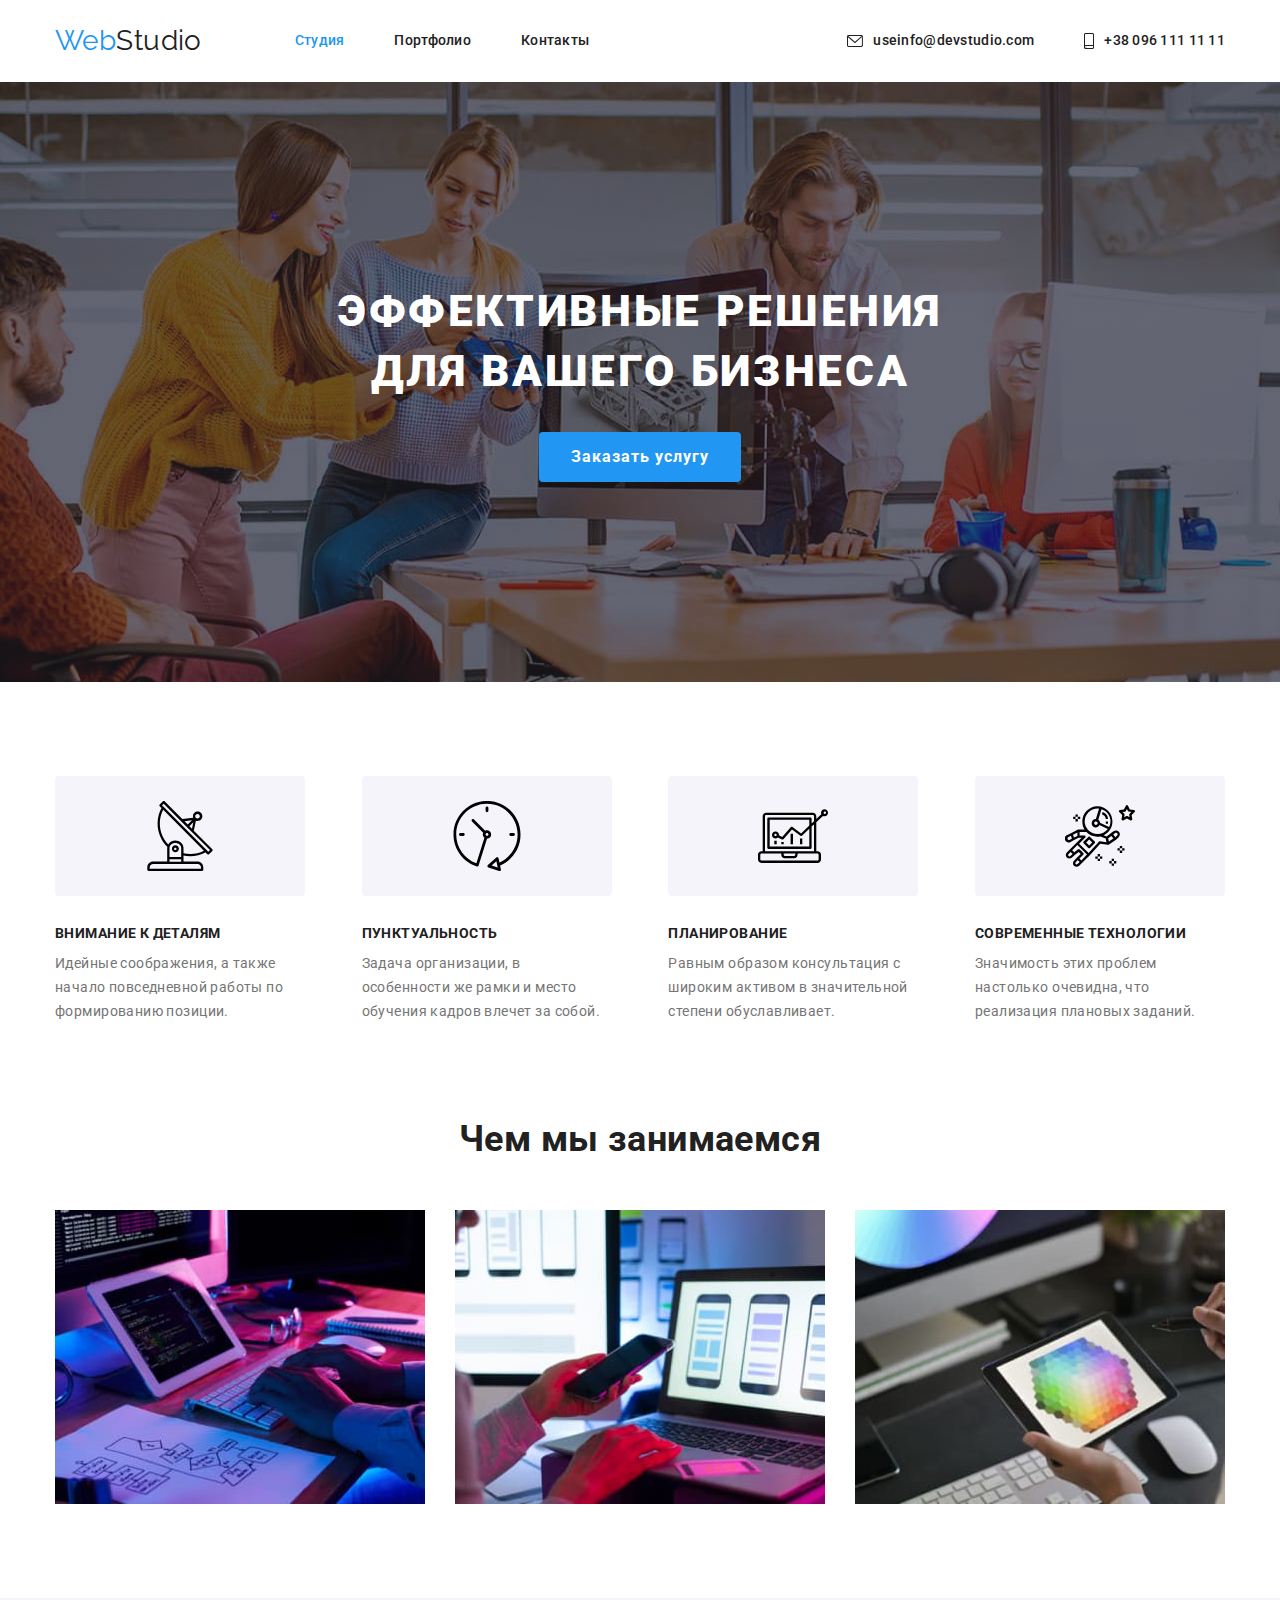
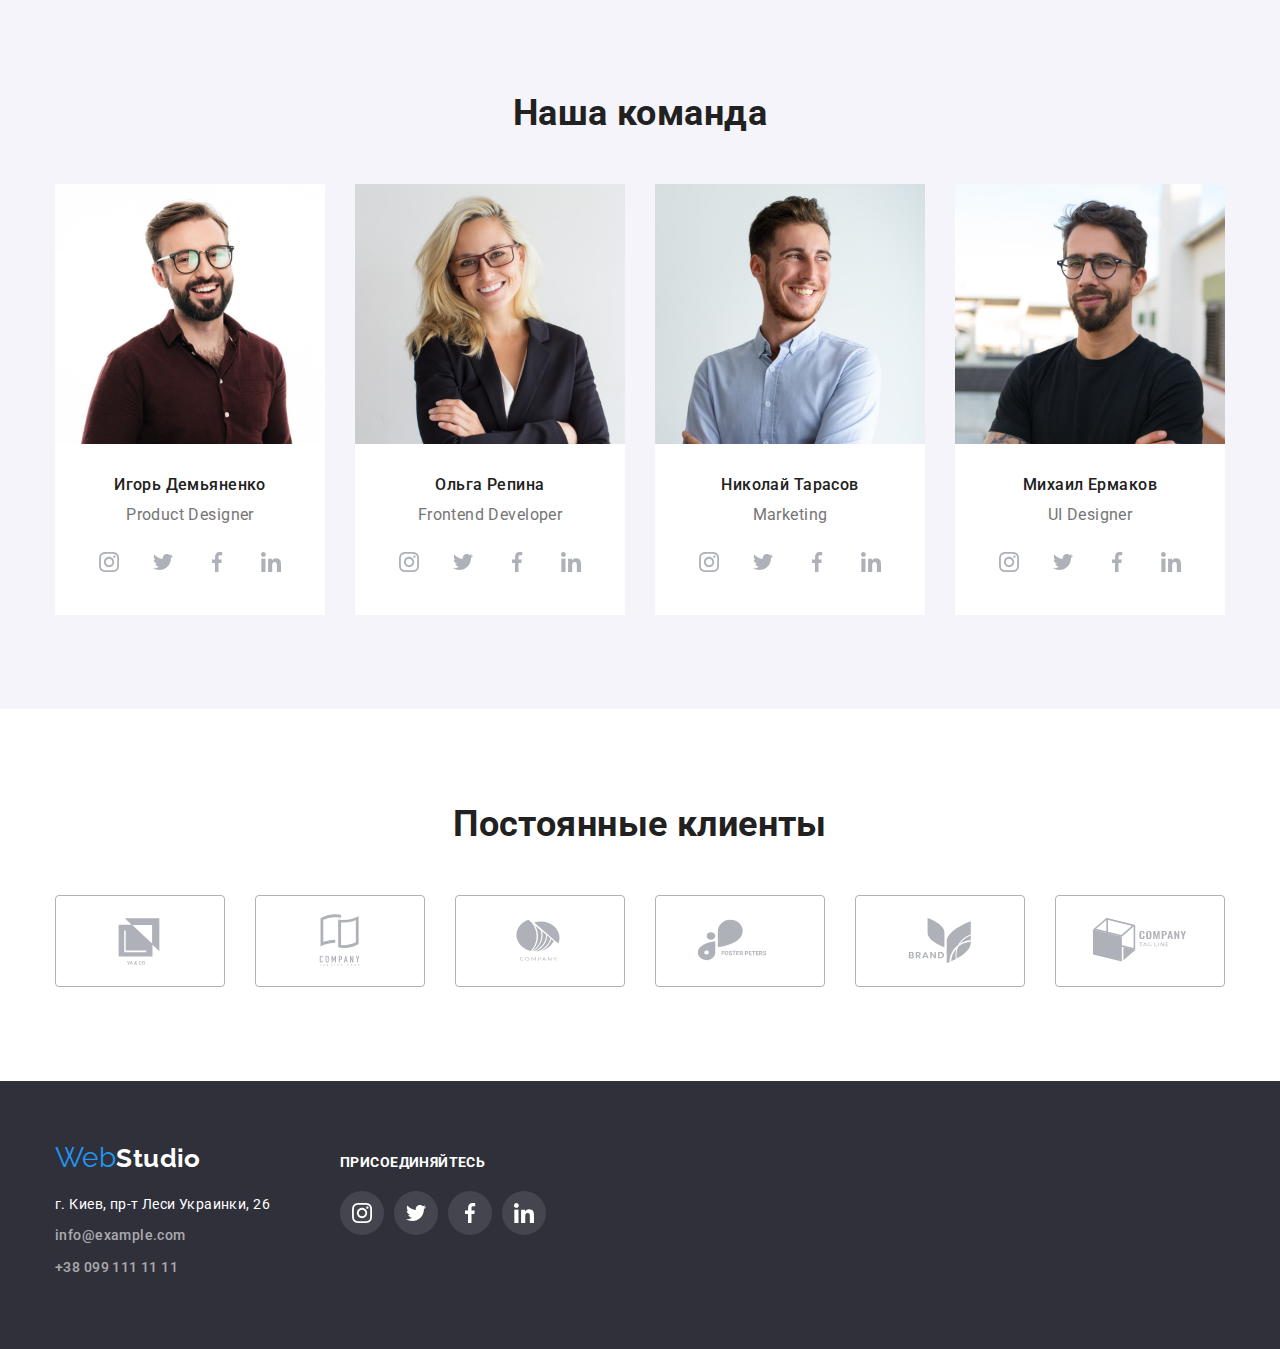
<file: index.html>
<!DOCTYPE html>
<html lang="ru">

<head>
  <meta charset="UTF-8" />
  <meta name="viewport" content="width=device-width, initial-scale=1.0" />
  <title>Document</title>
  <link href="https://fonts.googleapis.com/css2?family=Raleway:wght@700&family=Roboto:wght@400;500;700;900&display=swap"
    rel="stylesheet" />
  <link rel="stylesheet"
    href="https://cdnjs.cloudflare.com/ajax/libs/modern-normalize/1.1.0/modern-normalize.min.css" />
  <link rel="stylesheet" href="css/styles.css" />
</head>
<body>
  <!-- Шапка сайта -->
  <header>
    <div class="container container-heder">
      <nav class="main-nav">
        <a class="logo" href="./">Web<span class="accent">Studio</span></a>
        <ul class="list-nav">
          <li class="item">
            <a href="" class="active">Студия</a>
          </li>
          <li><a href="./portfolio.html" class="item">Портфолио</a></li>
          <li><a href="" class="item">Контакты</a></li>
        </ul>
      </nav>
      <ul class="auth-nav">
        <li>
          <a href="mailto:info@example.com" class="item"><svg class="contacts-icon" width="16" height="12">
            <use href="./images/icon.svg#icon-envelope"></use></svg>
            useinfo@devstudio.com</a>
        </li>
        <li>
          <a href="tel:+380991111111" class="item"><svg class="contacts-icon" width="10" height="16">
            <use href="./images/icon.svg#icon-smartphone">
            </use></svg>+38 096 111 11 11</a>
        </li>
      </ul>
    </div>
  </header>
  <main>
    <!-- Герой -->
    <section class="hero">
      <div class="container">
        <h1 class="hero-title">
          Эффективные решения <br />для вашего бизнеса
        </h1>
        <button type="button" class="button hero-button">
          Заказать услугу
        </button>
      </div>
    </section>
    <!-- Информационная секция -->
    <section class="section">
      <div class="container">
        <ul class="information-section">
          <li>
            <div class="information-icon-block">
             <svg class="information-icon">
              <use href="./images/icon.svg#icon-antenna"></use>
              </svg>
            </div>
            <h3 class="feature-list">Внимание к деталям</h3>
            <p class="text">
              Идейные соображения, а также начало повседневной работы по
              формированию позиции.
            </p>
          </li>
          <li>
              <div class="information-icon-block">
              <svg class="information-icon">
              <use href="./images/icon.svg#icon-clock"></use>
              </svg>
              </div>
            <h3 class="feature-list">Пунктуальность</h3>
            <p class="text">
              Задача организации, в особенности же рамки и место обучения
              кадров влечет за собой.
            </p>
          </li>
          <li>
              <div class="information-icon-block">
                <svg  class="information-icon">
                  <use href="./images/icon.svg#icon-diagram"></use>
                </svg>
              </div>
            <h3 class="feature-list">Планирование</h3>
            <p class="text">
              Равным образом консультация с широким активом в значительной
              степени обуславливает.
            </p>
          </li>
          <li>
              <div class="information-icon-block">
              <svg class="information-icon">
              <use href="./images/icon.svg#icon-astronaut"></use>
              </svg>
            </div>
            <h3 class="feature-list">Современные технологии</h3>
            <p class="text">
              Значимость этих проблем настолько очевидна, что реализация
              плановых заданий.
            </p>
          </li>
        </ul>
      </div>
    </section>
    <!-- Чем мы занимаемся -->
    <section class="section works">
      <div class="container">
        <h2 class="section-title">Чем мы занимаемся</h2>

        <ul class="list-photo">
          <li>
            <img src="./images/box1.jpg" alt="програмист работает" width="370" />
          </li>
          <li>
            <img src="./images/box2.jpg" alt="вебдизайнер делает схему" width="370" />
          </li>
          <li>
            <img src="./images/box3.jpg" alt="дизайнет подбирает цвета" width="370" />
          </li>
        </ul>
      </div>
    </section>
    <!-- Фото сотрудников -->
    <section class="section box-photo">
      <div class="container">
        <h2 class="section-title">Наша команда</h2>
        <ul class="list-work">
          <li class="item-work">
            <img src="./images/img1.jpg" alt="Игорь Демьяненко" width="270" />
            <div class="team-description">
              <h3 class="feature-list-name">Игорь Демьяненко</h3>
              <p class="text-name">Product Designer</p>
                              <ul class="list-person">
                                <li class="link-person">
                                  <a href="./index.html" class="contacts-person">
                                    <svg class="icon-person" width="20" height="20">
                                      <use href="./images/icon.svg#icon-instagram"></use>
                                    </svg>
                                  </a>
                                </li>
                                <li class="link-person">
                                  <a href="/index.html" class="contacts-person">
                                    <svg class="icon-person" width="20" height="20">
                                      <use href="./images/icon.svg#icon-twitter"></use>
                                    </svg>
                                  </a>
                                </li>
                                <li class="link-person">
                                  <a href="/index.html" class="contacts-person">
                                    <svg class="icon-person" width="20" height="20">
                                      <use href="./images/icon.svg#icon-facebook"></use>
                                    </svg>
                                  </a>
                                </li>
                                <li class="link-person">
                                  <a href="/index.html" class="contacts-person">
                                    <svg class="icon-person" width="20" height="20">
                                      <use href="./images/icon.svg#icon-linkedin"></use>
                                    </svg>
                                  </a>
                                </li>
                              </ul>

            </div>
          </li>
          <li class="item-work">
            <img src="./images/img2.jpg" alt="Ольга Репина" width="270" />
            <div class="team-description">
              <h3 class="feature-list-name">Ольга Репина</h3>
              <p class="text-name">Frontend Developer</p>
                            <ul class="list-person">
                              <li class="link-person">
                                <a href="./index.html" class="contacts-person">
                                  <svg class="icon-person" width="20" height="20">
                                    <use href="./images/icon.svg#icon-instagram"></use>
                                  </svg>
                                </a>
                              </li>
                              <li class="link-person">
                                <a href="/index.html" class="contacts-person">
                                  <svg class="icon-person" width="20" height="20">
                                    <use href="./images/icon.svg#icon-twitter"></use>
                                  </svg>
                                </a>
                              </li>
                              <li class="link-person">
                                <a href="/index.html" class="contacts-person">
                                  <svg class="icon-person" width="20" height="20">
                                    <use href="./images/icon.svg#icon-facebook"></use>
                                  </svg>
                                </a>
                              </li>
                              <li class="link-person">
                                <a href="/index.html" class="contacts-person">
                                  <svg class="icon-person" width="20" height="20">
                                    <use href="./images/icon.svg#icon-linkedin"></use>
                                  </svg>
                                </a>
                              </li>
                            </ul>

            </div>
          </li>
          <li class="item-work">
            <img src="./images/img3.jpg" alt="Николай Тарасов" width="270" />
            <div class="team-description">
              <h3 class="feature-list-name">Николай Тарасов</h3>
              <p class="text-name">Marketing</p>
                              <ul class="list-person">
                                <li class="link-person">
                                  <a href="./index.html" class="contacts-person">
                                    <svg class="icon-person" width="20" height="20">
                                      <use href="./images/icon.svg#icon-instagram"></use>
                                    </svg>
                                  </a>
                                </li>
                                <li class="link-person">
                                  <a href="/index.html" class="contacts-person">
                                    <svg class="icon-person" width="20" height="20">
                                      <use href="./images/icon.svg#icon-twitter"></use>
                                    </svg>
                                  </a>
                                </li>
                                <li class="link-person">
                                  <a href="/index.html" class="contacts-person">
                                    <svg class="icon-person" width="20" height="20">
                                      <use href="./images/icon.svg#icon-facebook"></use>
                                    </svg>
                                  </a>
                                </li>
                                <li class="link-person">
                                  <a href="/index.html" class="contacts-person">
                                    <svg class="icon-person" width="20" height="20">
                                      <use href="./images/icon.svg#icon-linkedin"></use>
                                    </svg>
                                  </a>
                                </li>
                              </ul>

            </div>
          </li>
          <li class="item-work">
            <img src="./images/img4.jpg" alt="Михаил Ермаков" width="270" />
            <div class="team-description">
              <h3 class="feature-list-name">Михаил Ермаков</h3>
              <p class="text-name">UI Designer</p>
                              <ul class="list-person">
                                <li class="link-person">
                                  <a href="./index.html" class="contacts-person">
                                    <svg class="icon-person" width="20" height="20">
                                      <use href="./images/icon.svg#icon-instagram"></use>
                                    </svg>
                                  </a>
                                </li>
                                <li class="link-person">
                                  <a href="/index.html" class="contacts-person">
                                    <svg class="icon-person" width="20" height="20">
                                      <use href="./images/icon.svg#icon-twitter"></use>
                                    </svg>
                                  </a>
                                </li>
                                <li class="link-person">
                                  <a href="/index.html" class="contacts-person">
                                    <svg class="icon-person" width="20" height="20">
                                      <use href="./images/icon.svg#icon-facebook"></use>
                                    </svg>
                                  </a>
                                </li>
                                <li class="link-person">
                                  <a href="/index.html" class="contacts-person">
                                    <svg class="icon-person" width="20" height="20">
                                      <use href="./images/icon.svg#icon-linkedin"></use>
                                    </svg>
                                  </a>
                                </li>
                              </ul>
            </div>
          </li>
        </ul>
      </div>
    </section>
  
        <!-- Наши клиенты -->
        <section class="section">
          <div class="container">
            <h2 class="section-title">Постоянные клиенты</h2>
            <ul class="list-client">
              <li class="icon-client">
                <svg class="icon-logo">
                  <use href="./images/icon.svg#icon-logo5"></use>
                </svg>
              </li>
              <li class="icon-client">
                <svg class="icon-logo">
                  <use href="./images/icon.svg#icon-logo1"></use>
                </svg>
              </li>
              <li class="icon-client">
                <svg class="icon-logo">
                  <use href="./images/icon.svg#icon-logo2"></use>
                </svg>
              </li>
              <li class="icon-client">
                <svg class="icon-logo">
                  <use href="./images/icon.svg#icon-logo3"></use>
                </svg>
              </li>
              <li class="icon-client">
                <svg class="icon-logo">
                  <use href="./images/icon.svg#icon-logo4"></use>
                </svg>
              </li>
              <li class="icon-client">
                <svg class="icon-logo">
                  <use href="./images/icon.svg#icon-logo"></use>
                </svg>
              </li>
            </ul>
          </div>
        </section>
        </main>

  <!-- Футер -->
  <footer class="footer-fon">
   
      <div class="container footer-position">

          <div class="footer-left-block">
      <a class="footer-logo" href="./">Web<span class="accent-text">Studio</span></a>
      <address class="adress">г. Киев, пр-т Леси Украинки, 26</address>
      
      <ul>
        <li class="contacts">
          <a href="mailto:info@example.com" class="contacts">info@example.com</a>
        </li>
        <li class="contacts">
          <a href="tel:+380991111111" class="contacts">+38 099 111 11 11</a>
        </li>
      </ul>
    </div>
            <div class="footer-right-block">
              <h2>присоединяйтесь</h2>
              <ul class="footer-list">
                <li class="footer-link-item">
                  <a href="./index.html" class="footer-link">
                    <svg class="icon-footer" width="20" height="20">
                      <use href="./images/icon.svg#icon-instagram"></use>
                    </svg>
                  </a>
                </li>
                <li class="footer-link-item">
                  <a href="/index.html" class="footer-link">
                    <svg class="icon-footer" width="20" height="20">
                      <use href="./images/icon.svg#icon-twitter"></use>
                    </svg>
                  </a>
                </li>
                <li class="footer-link-item">
                  <a href="/index.html" class="footer-link">
                    <svg class="icon-footer" width="20" height="20">
                      <use href="./images/icon.svg#icon-facebook"></use>
                    </svg>
                  </a>
                </li>
                <li class="footer-link-item">
                  <a href="/index.html" class="footer-link">
                    <svg class="icon-footer" width="20" height="20">
                      <use href="./images/icon.svg#icon-linkedin"></use>
                    </svg>
                  </a>
                </li>
              </ul>
            </div>
        </div>
  </footer>
</body>
</html>
</file>
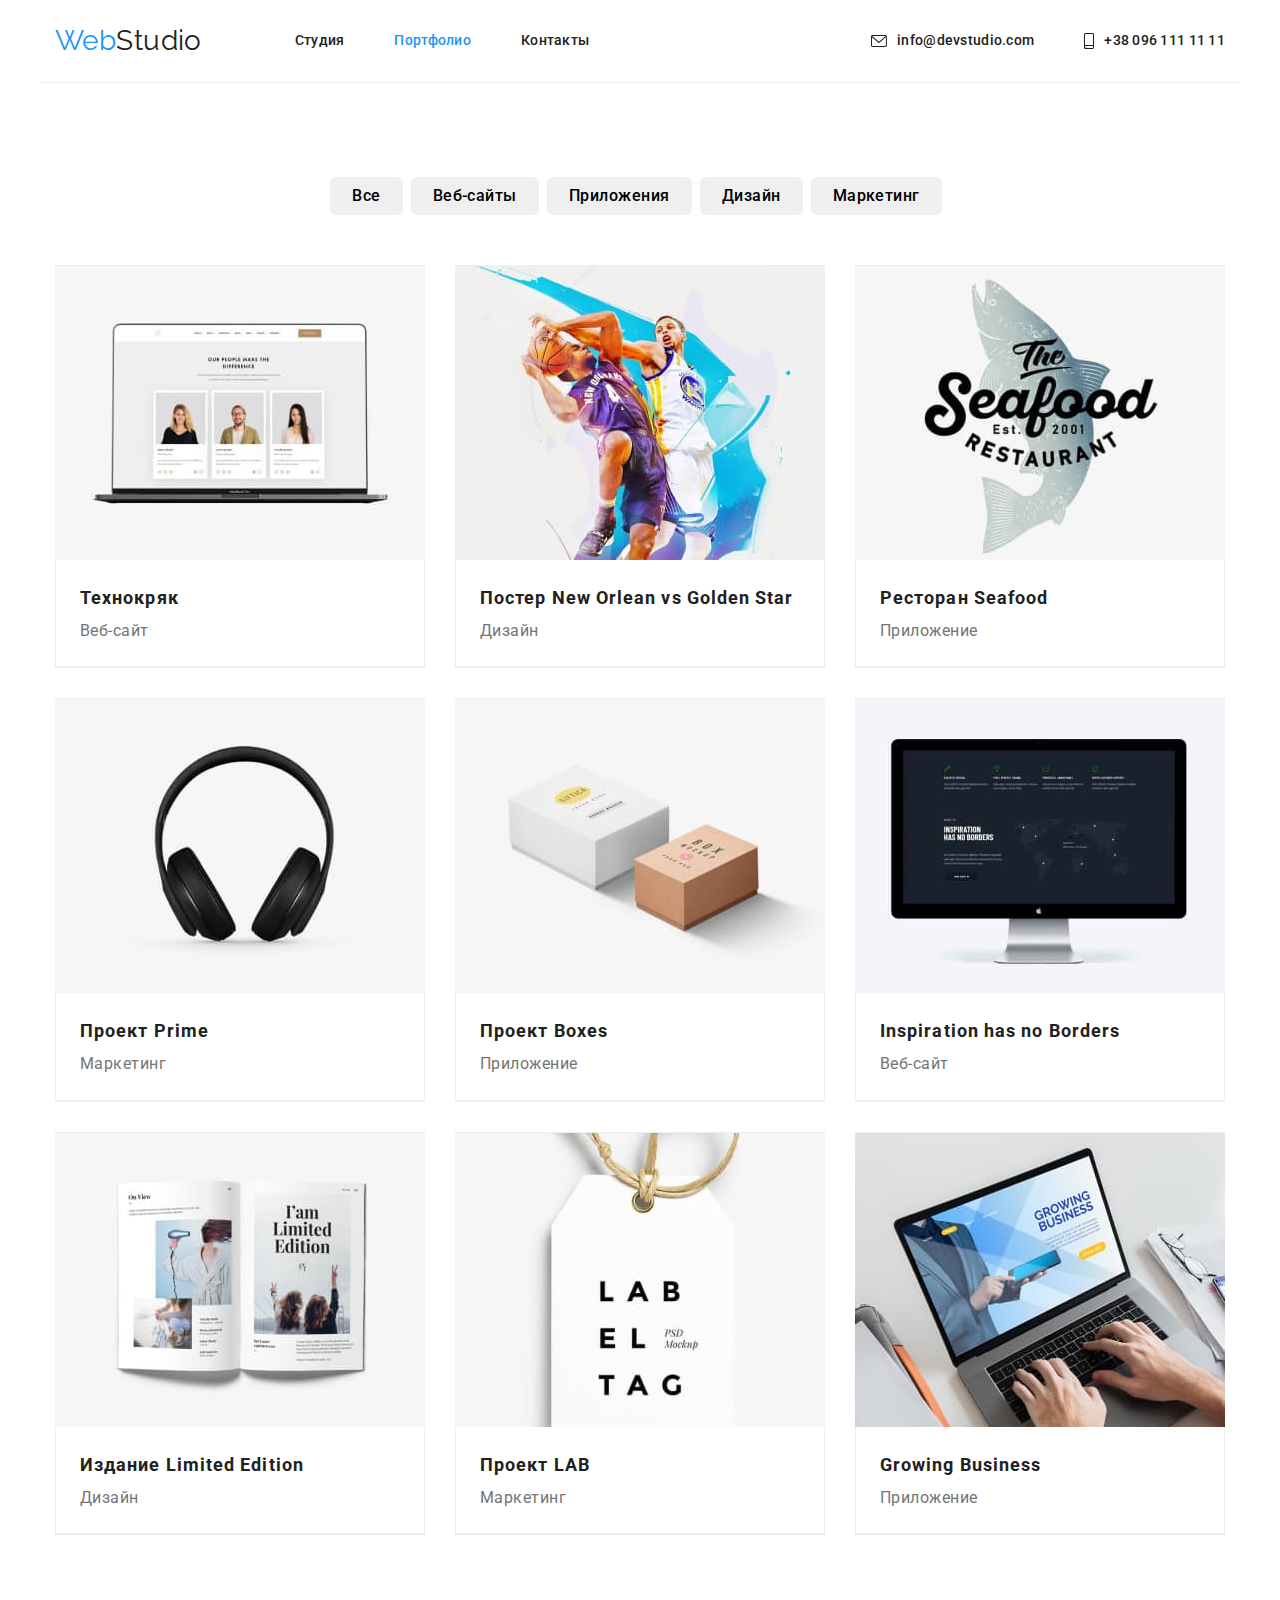
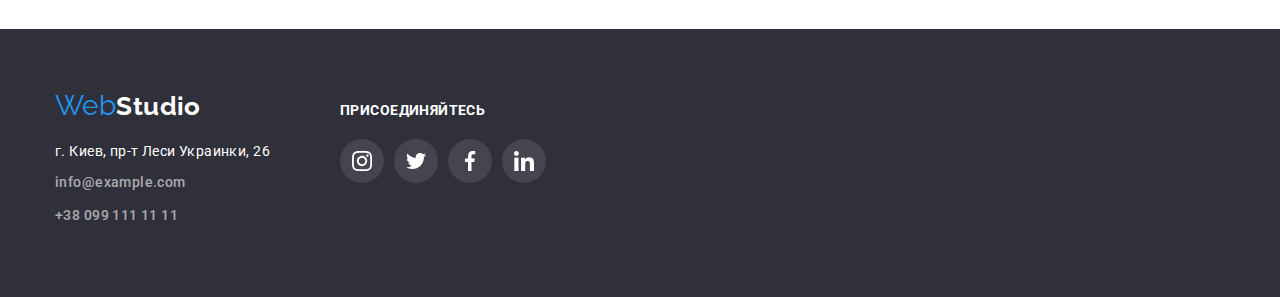
<file: portfolio.html>
<!DOCTYPE html>
<html lang="en">

<head>
  <meta charset="UTF-8" />
  <meta name="viewport" content="width=device-width, initial-scale=1.0" />
  <title>Document</title>
  <link href="https://fonts.googleapis.com/css2?family=Raleway:wght@700&family=Roboto:wght@400;500;700;900&display=swap"
    rel="stylesheet" />
  <link rel="stylesheet"
    href="https://cdnjs.cloudflare.com/ajax/libs/modern-normalize/1.1.0/modern-normalize.min.css" />
  <link rel="stylesheet" href="css/styles.css" />
</head>

<body class="page">
  <!--<h1>Страница portfolio</h1>-->
  <!-- Шапка сайта -->
  <header>
    <div class="container container-heder container-heder-portfolio">
      <nav class="main-nav">
        <a class="logo" href="./">Web<span class="accent">Studio</span></a>
        <ul class="list-nav">
          <li class="item">
            <a href="./index.html" class="item">Студия</a>
          </li>
          <li><a href="" class="active">Портфолио</a></li>
          <li><a href="" class="item">Контакты</a></li>
        </ul>
      </nav>
      <ul class="auth-nav">
        <li>
          <a href="mailto:info@example.com" class="item"><svg class="contacts-icon" width="16" height="12">
            <use href="./images/icon.svg#icon-envelope"></use></svg>info@devstudio.com</a>
        </li>
        <li>
          <a href="tel:+380991111111" class="item"><svg class="contacts-icon" width="10" height="16">
            <use href="./images/icon.svg#icon-smartphone">
            </use>
          </svg>+38 096 111 11 11</a>
        </li>
      </ul>
    </div>
  </header>
  <main>
    <!--<h2>Примеры наших проектов</h2> -->
    <section class="section">
      <div class="container ">
        <ul class="buttons">
          <li>
            <button type="button" class="button-filter">Все</button>
          </li>
          <li>
            <button type="button" class="button-filter">Веб-сайты</button>
          </li>
          <li>
            <button type="button" class="button-filter">Приложения</button>
          </li>
          <li>
            <button type="button" class="button-filter">Дизайн</button>
          </li>
          <li>
            <button type="button" class="button-filter">Маркетинг</button>
          </li>
        </ul>
        <ul class="portfolio-box-photo">
          <li class="portfolio-item">
            <img src="./images/img5.jpg" alt="Технокряк" width="370" />
            <div class="portfolio-photo-text">
              <h3 class="portfolio-item-title">Технокряк</h3>
              <p class="portfolio-item-text">Веб-сайт</p>
            </div>
          </li>
          <li class="portfolio-item">
            <img src="./images/img6.jpg" alt="Постер New Orlean vs Golden Star" width="370" />
            <div class="portfolio-photo-text">
              <h3 class="portfolio-item-title">
                Постер New Orlean vs Golden Star
              </h3>
              <p class="portfolio-item-text">Дизайн</p>
            </div>
          </li>
          <li class="portfolio-item">
            <img src="./images/img7.jpg" alt="Ресторан Seafood" width="370" />
            <div class="portfolio-photo-text">
              <h3 class="portfolio-item-title">Ресторан Seafood</h3>
              <p class="portfolio-item-text">Приложение</p>
            </div>
          </li>
          <li class="portfolio-item">
            <img src="./images/img8.jpg" alt="Проект Prime" width="370" />
            <div class="portfolio-photo-text">
              <h3 class="portfolio-item-title">Проект Prime</h3>
              <p class="portfolio-item-text">Маркетинг</p>
            </div>
          </li>
          <li class="portfolio-item">
            <img src="./images/img9.jpg" alt="Проект Boxes" width="370" />
            <div class="portfolio-photo-text">
              <h3 class="portfolio-item-title">Проект Boxes</h3>
              <p class="portfolio-item-text">Приложение</p>
            </div>
          </li>
          <li class="portfolio-item">
            <img src="./images/img10.jpg" alt="Inspiration has no Borders" width="370" />
            <div class="portfolio-photo-text">
              <h3 class="portfolio-item-title">Inspiration has no Borders</h3>
              <p class="portfolio-item-text">Веб-сайт</p>
            </div>
          </li>
          <li class="portfolio-item">
            <img src="./images/img11.jpg" alt="Издание Limited Edition" width="370" />
            <div class="portfolio-photo-text">
              <h3 class="portfolio-item-title">Издание Limited Edition</h3>
              <p class="portfolio-item-text">Дизайн</p>
            </div>
          </li>
          <li class="portfolio-item">
            <img src="./images/img12.jpg" alt="Проект LAB" width="370" />
            <div class="portfolio-photo-text">
              <h3 class="portfolio-item-title">Проект LAB</h3>
              <p class="portfolio-item-text">Маркетинг</p>
            </div>
          </li>
          <li class="portfolio-item">
            <img src="./images/img13.jpg" alt="Growing Business" width="370" />
            <div class="portfolio-photo-text">
              <h3 class="portfolio-item-title">Growing Business</h3>
              <p class="portfolio-item-text">Приложение</p>
            </div>
          </li>
        </ul>
      </div>
    </section>
  </main>

  <!-- Футер -->
  <footer class="footer-fon">
    <div class="container footer-position">
        <div class="footer-left-block">
          <a class="footer-logo" href="./">Web<span class="accent-text">Studio</span></a>
          <address class="adress">г. Киев, пр-т Леси Украинки, 26</address>
        <ul>
          <li class="contacts">
            <a href="mailto:info@example.com" class="contacts">info@example.com</a>
          </li>
          <li class="contacts">
            <a href="tel:+380991111111" class="contacts">+38 099 111 11 11</a>
          </li>
        </ul>
      </div>
      <div class="footer-right-block">
        <h2>присоединяйтесь</h2>
        <ul class="footer-list">
          <li class="footer-link-item">
            <a href="./index.html" class="footer-link">
              <svg class="icon-footer" width="20" height="20">
                <use href="./images/icon.svg#icon-instagram"></use>
              </svg>
            </a>
          </li>
          <li class="footer-link-item">
            <a href="/index.html" class="footer-link">
              <svg class="icon-footer" width="20" height="20">
                <use href="./images/icon.svg#icon-twitter"></use>
              </svg>
            </a>
          </li>
          <li class="footer-link-item">
            <a href="/index.html" class="footer-link">
              <svg class="icon-footer" width="20" height="20">
                <use href="./images/icon.svg#icon-facebook"></use>
              </svg>
            </a>
          </li>
          <li class="footer-link-item">
            <a href="/index.html" class="footer-link">
              <svg class="icon-footer" width="20" height="20">
                <use href="./images/icon.svg#icon-linkedin"></use>
              </svg>
            </a>
          </li>
        </ul>
      </div>
    </div>
  </footer>
</body>
</html>
</file>
<file: css/styles.css>
:root {
  --primary-text-color: #757575;
  --titel-text-color: #212121;
  --accent-text-color: #2196f3;
  --white-text-color: #ffffff;
  --primary-background-color: #ffffff;
  --titel-background-color: #f5f4fa;
  --hero-background-color: #2f303a;
  --border-background-color: #eeeeee;
  --border-header-background-color: #ececec;
}

body {
  background: var(--primary-background-color);
  color: var(--primary-text-color);
  font-family: Roboto, sans-serif;
  font-size: 14px;
  line-height: 1.71;
  letter-spacing: 0.03em;
}
.container {
  width: 1200px;
  margin: 0 auto;
  padding-left: 15px;
  padding-right: 15px;
}
a {
  text-decoration: none;
  color: var(--primary-text-color);
}
img {
  display: block;
  margin: 0px;
}
ul {
  padding: 0px;
  margin: 0px;
  list-style: none;
}
p,
h1,
h2,
h3,
h4,
h5,
h6 {
  margin: 0px;
  padding: 0px;
}
.logo {
  margin-right: 93px;
  padding-top: 24px;
  padding-bottom: 25px;
  color: var(--accent-text-color);
  font-family: Raleway, sans-seri;
  font-size: 28px;
  line-height: 1.19;
}
.logo .accent {
  color: var(--titel-text-color);
}
.active {
  color: var(--accent-text-color);
}
.active:hover,
.active:focus {
  color: teal;
}
/* ------------------site-nav --------------*/
.main-nav {
  display: flex;
  align-items: center;
}
.list-nav {
  display: flex;
  font-weight: 500;
  font-size: 14px;
  line-height: 1.14;
  letter-spacing: 0.02em;
}

.list-nav :not(:last-child) {
  margin-right: 50px;
}
.list-nav .item:hover,
.list-nav .item:focus {
  color: var(--accent-text-color);
}
.item {
  display: flex;
  align-items: center;
  font-weight: 500;
  font-size: 14px;
  line-height: 1.14;
  letter-spacing: 0.02em;
  color: var(--titel-text-color);
}
/*-------------- auth-nav--------------- */

.auth-nav :not(:last-child) {
  margin-right: 50px;
}
.auth-nav {
  display: flex;
  margin-left: auto;
  justify-content: flex-end;
  font-weight: 500;
  font-size: 14px;
  line-height: 1.14;
  letter-spacing: 0.02em;
}
.auth-nav .item:hover,
.auth-nav .item:focus {
  color: var(--accent-text-color);
}
.contacts-icon {
  margin-right: 10px;
  fill: currentColor;
}
.auth-nav .contacts-icon:hover,
.auth-nav .contacts-icon:focus {
  fill: var(--accent-text-color);
}
.container-heder {
  display: flex;
  align-items: center;
}

/*  ------------------Герой ------------------*/

.hero {
  text-align: center;
  background-color: var(--hero-background-color);
  max-width: 1600px;
  margin-left: auto;
  margin-right: auto;
  padding: 200px 0px;
  background-image: linear-gradient(
      to right,
      rgba(47, 48, 58, 0.4),
      rgba(47, 48, 58, 0.4)
    ),
    url(../images/hero.jpg);
  background-repeat: no-repeat;
  background-size: cover;
  background-position: center;
}
.hero-title {
  margin-bottom: 30px;
  color: var(--white-text-color);
  font-weight: 900;
  font-size: 44px;
  line-height: 1.36;
  letter-spacing: 0.06em;
  text-transform: uppercase;
}
.hero-button {
  margin-top: 0px;
  padding: 10px 32px;
}
.button {
  display: block;
  border-radius: 4px;
  margin: 0 auto;
  color: var(--white-text-color);
  background-color: var(--accent-text-color);
  font-weight: 700;
  font-size: 16px;
  line-height: 1.88;
  letter-spacing: 0.06em;
  border: none;
  cursor: pointer;
}
/* Информационная секция */
.section {
  padding: 94px 0px;
}
.information-section {
  display: flex;
  justify-content: space-between;
  flex-direction: row;
}
.information-section li:not(:last-child) {
  margin-right: 30px;
}
.information-section-li {
  width: 270px;
}
.information-icon-block {
  display: flex;
  justify-content: center;
  align-items: center;
  width: 100%;
  height: 120px;
  margin-bottom: 30px;
  background-color: var(--titel-background-color);
  border-radius: 4px;
}
.information-icon {
  width: 70px;
  height: 70px;
}
.feature-list {
  margin-top: 0px;
  margin-bottom: 10px;

  color: var(--titel-text-color);
  font-weight: 700;
  font-size: 14px;
  line-height: 1.14;
  text-transform: uppercase;
}
.text {
  max-width: 250px;
  margin: 0px;
  font-size: 14px;
  line-height: 1.71;
}
/* Чем мы занимаемся */
.works {
  padding-top: 0px;
}
.section-title {
  color: var(--titel-text-color);
  font-weight: 700;
  font-size: 36px;
  line-height: 1.17;
  text-align: center;
  margin-bottom: 50px;
}
.list-photo {
  display: flex;
  justify-content: space-between;
}

/*--------- Фото сотрудников-------- */
.box-photo {
  background-color: var(--titel-background-color);
}
.list-work {
  display: flex;
  justify-content: space-between;
}
.team-description {
  padding: 30px 0px;
  text-align: center;
  border: 1px solid var(--white-text-color);
}
.feature-list-name {
  color: var(--titel-text-color);
  font-weight: 500;
  font-size: 16px;
  line-height: 1.27;
  margin-bottom: 10px;
}
.text-name {
  margin-bottom: 16px;
  font-size: 16px;
  line-height: 1.19;
}
.item-work {
  background-color: var(--primary-background-color);
  border-radius: 0px 0px 4px 4px;
}
.list-person {
  display: flex;
  justify-content: center;
  gap: 10px;
}
.link-person {
  display: flex;
}
.contacts-person {
  display: flex;
  justify-content: center;
  align-items: center;
  width: 44px;
  height: 44px;
  border-radius: 50%;
  color: #afb1b8;
}
.icon-person {
  fill: currentColor;
}
.icon-person:hover {
  color: var(--white-text-color);
}
.contacts-person:hover {
  background-color: var(--accent-text-color);
  color: var(--white-text-color);
}
/*--------- Наши клиенты -----------*/

.clients-title {
  text-align: center;
  margin-bottom: 50px;
}

.list-client {
  display: flex;
  gap: 30px;
}

.icon-client {
  display: flex;
  justify-content: center;
  align-items: center;
  width: 170px;
  height: 92px;
  color: #afb1b8;
  border: 1px solid #afb1b8;
  border-radius: 4px;
}

.icon-logo {
  width: 106px;
  height: 60px;
  fill: currentColor;
}

.icon-client:hover {
  color: var(--accent-text-color);
  cursor: pointer;
  border-color: var(--accent-text-color);
}

/* ------------------Футер---------------- */
.footer-fon {
  background: var(--hero-background-color);
  padding: 60px 0px;
}
.footer-logo {
  color: var(--accent-text-color);
  font-family: Raleway, sans-seri;
  font-size: 28px;
  line-height: 1.19;
}
.accent-text {
  color: var(--white-text-color);
  font-family: Raleway;
  font-weight: 700;
  font-size: 26px;
  line-height: 1.19;
}
.adress {
  display: inline;
  margin-top: 20px;
  margin-bottom: 9px;
  color: var(--white-text-color);
  font-style: normal;
  font-size: 14px;
  line-height: 1.41;
}
.footer-left-block {
  display: flex;
  flex-direction: column;
}
.contacts {
  margin-bottom: 9px;
  font-weight: 500;
  letter-spacing: 0.03em;
  color: rgba(255, 255, 255, 0.6);
  font-size: 14px;
  line-height: 1.71;
}
.contacts:hover,
.contacts:focus {
  color: var(--accent-text-color);
}

.footer-position {
  display: flex;
  justify-content: ;
  align-items: baseline;
}

.footer-right-block {
  margin-left: 70px;
}

.footer-right-block h2 {
  font-weight: 700;
  font-size: 14px;
  line-height: 1.14;
  letter-spacing: 0.03em;
  text-transform: uppercase;
  color: var(--white-text-color);
  margin-bottom: 20px;
}

.footer-link {
  display: flex;
  justify-content: center;
  align-items: center;
  width: 44px;
  height: 44px;
  background-color: rgba(255, 255, 255, 0.1);
  color: var(--white-text-color);
  border-radius: 50%;
}

.footer-list {
  display: flex;
  gap: 10px;
}

.icon-footer {
  fill: currentColor;
}

.footer-link:hover {
  background-color: var(--accent-text-color);
}
/*  ------photo portpholio------ */
.buttons {
  display: flex;
  justify-content: center;
  margin-bottom: 50px;
}
.button-filter {
  font-family: inherit;
  border-radius: 6px;
  padding: 6px 22px;
  font-weight: 500;
  font-size: 16px;
  line-height: 1.63;
  text-align: center;
  letter-spacing: 0.03em;
  cursor: pointer;
  border: none;
}
.button-filter:not(:nth-child(5n)) {
  margin-right: 8px;
}
.button-filter:hover,
.button-filter:focus {
  color: var(--white-text-color);
  background: var(--accent-text-color);
  font-weight: 500;
  font-size: 16px;
  line-height: 1.63;
  text-align: center;
}
.container-heder-portfolio {
  border-top: 0px;
  border-right: 0px;
  border-bottom: 1px solid var(--border-header-background-color);
  border-left: 0px;
}
.portfolio-box-photo {
  display: flex;
  flex-wrap: wrap;
  margin-right: -30px;
  margin-bottom: -30px;
}

.portfolio-item {
  display: flex;
  flex-direction: column;
  align-items: center;
  width: 370px;
  margin-right: 30px;
  margin-bottom: 30px;
  border: 1px solid var(--border-background-color);
}

.portfolio-item:hover {
  box-shadow: 0px 1px 1px rgba(0, 0, 0, 0.12), 0px 4px 4px rgba(0, 0, 0, 0.06),
    1px 4px 6px rgba(0, 0, 0, 0.16);
  cursor: pointer;
}
.portfolio-item-title {
  color: var(--titel-text-color);
  font-weight: 700;
  font-size: 18px;
  line-height: 2;
  letter-spacing: 0.06em;
}
.portfolio-item-text {
  font-size: 16px;
  line-height: 1.88;
  letter-spacing: 0.03em;
}

.portfolio-photo-text {
  padding: 20px 24px;
  width: 370px;
  border: 1px solid rgba(238, 238, 238, 1);
  border-width: 0 1px 1px 1px;
}
.portfolio-item {
  display: flex;
  flex-direction: column;
  align-items: center;
  width: 370px;
  margin-right: 30px;
  margin-bottom: 30px;
  border: 1px solid var(--border-background-color);
}

portfolio-item:hover {
  box-shadow: 0px 1px 1px rgba(0, 0, 0, 0.12), 0px 4px 4px rgba(0, 0, 0, 0.06),
    1px 4px 6px rgba(0, 0, 0, 0.16);
  cursor: pointer;
}
</file>
